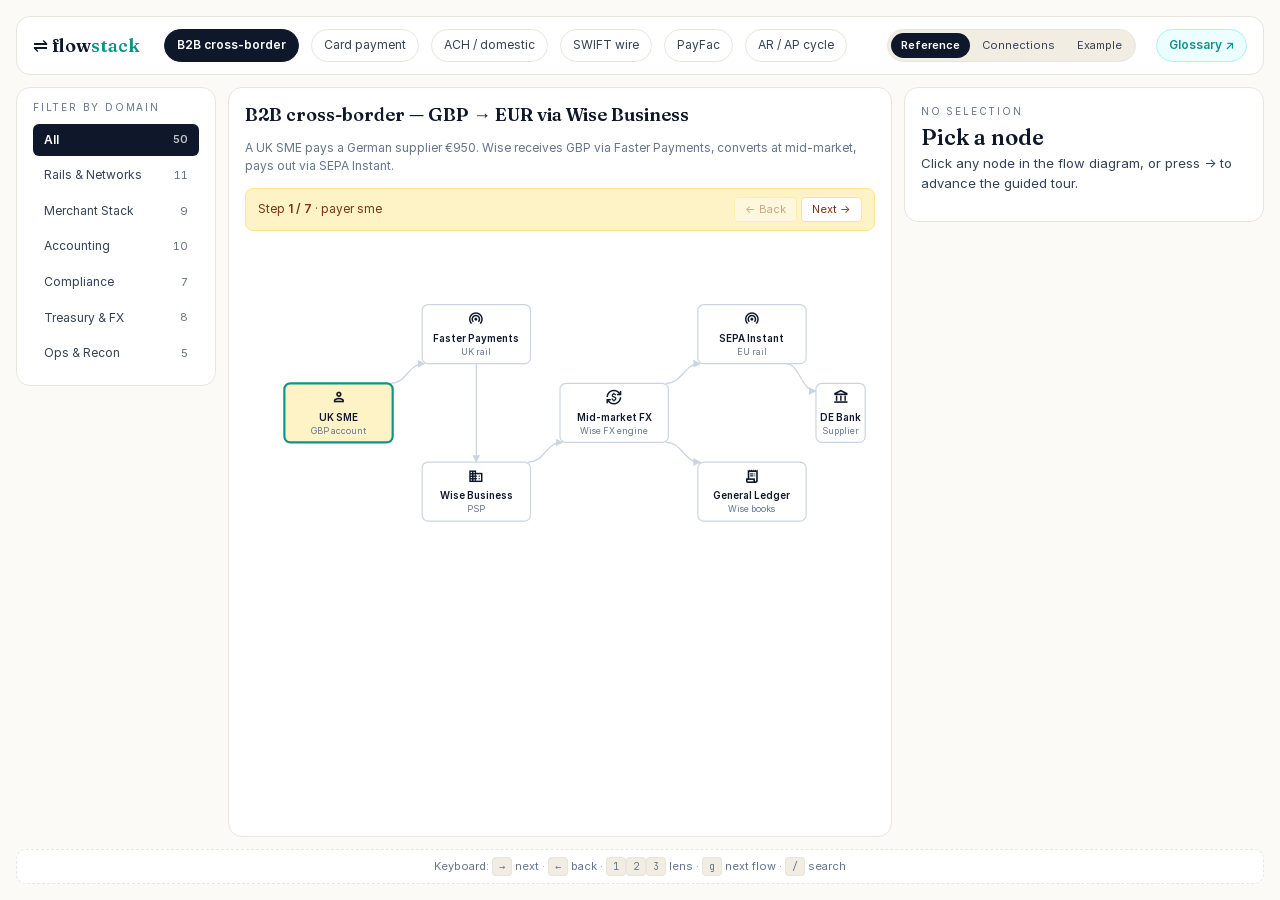
<file: index.html>
<!DOCTYPE html>
<html lang="en">
<head>
  <meta charset="utf-8">
  <meta name="viewport" content="width=device-width, initial-scale=1">
  <title>FinTech Terminologies — how money actually moves</title>
  <meta name="description" content="An interactive, visual guide to 50 fintech and accounting terms across 6 money flows.">
  <link rel="icon" type="image/svg+xml" href="/assets/favicon.svg">
  <link rel="stylesheet" href="https://fonts.googleapis.com/css2?family=Material+Symbols+Outlined:opsz,wght,FILL,GRAD@20..48,100..700,0..1,-50..200" />
  <link rel="stylesheet" href="/css/tokens.css">
  <link rel="stylesheet" href="/css/base.css">
  <link rel="stylesheet" href="/css/app.css">
</head>
<body>
  <div id="app" class="app">
    <header class="topbar" data-topbar></header>
    <aside class="sidebar" data-sidebar></aside>
    <main class="flowpane" data-flowpane></main>
    <section class="detail" data-detail></section>
    <footer class="hintbar" data-hintbar></footer>
  </div>
  <div class="search-overlay" data-search hidden></div>
  <script type="module" src="/js/app.js"></script>
</body>
</html>
</file>
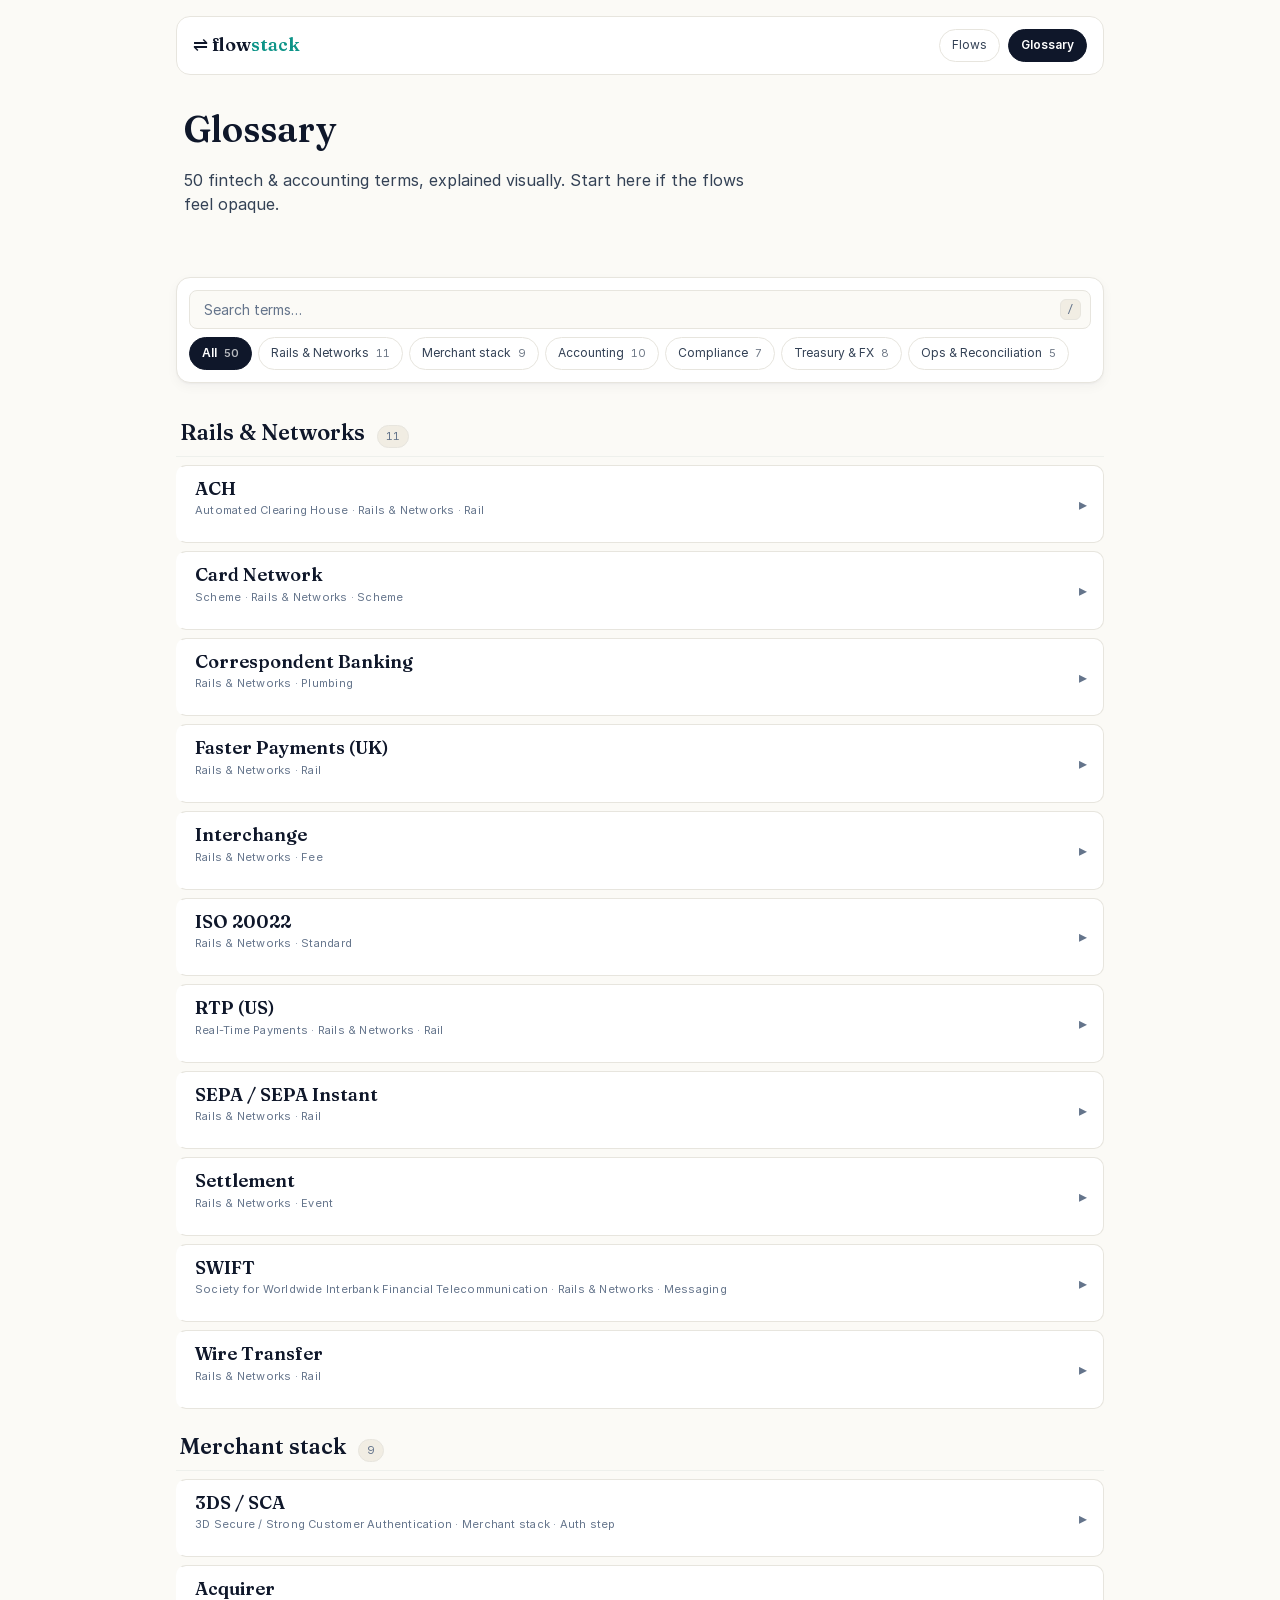
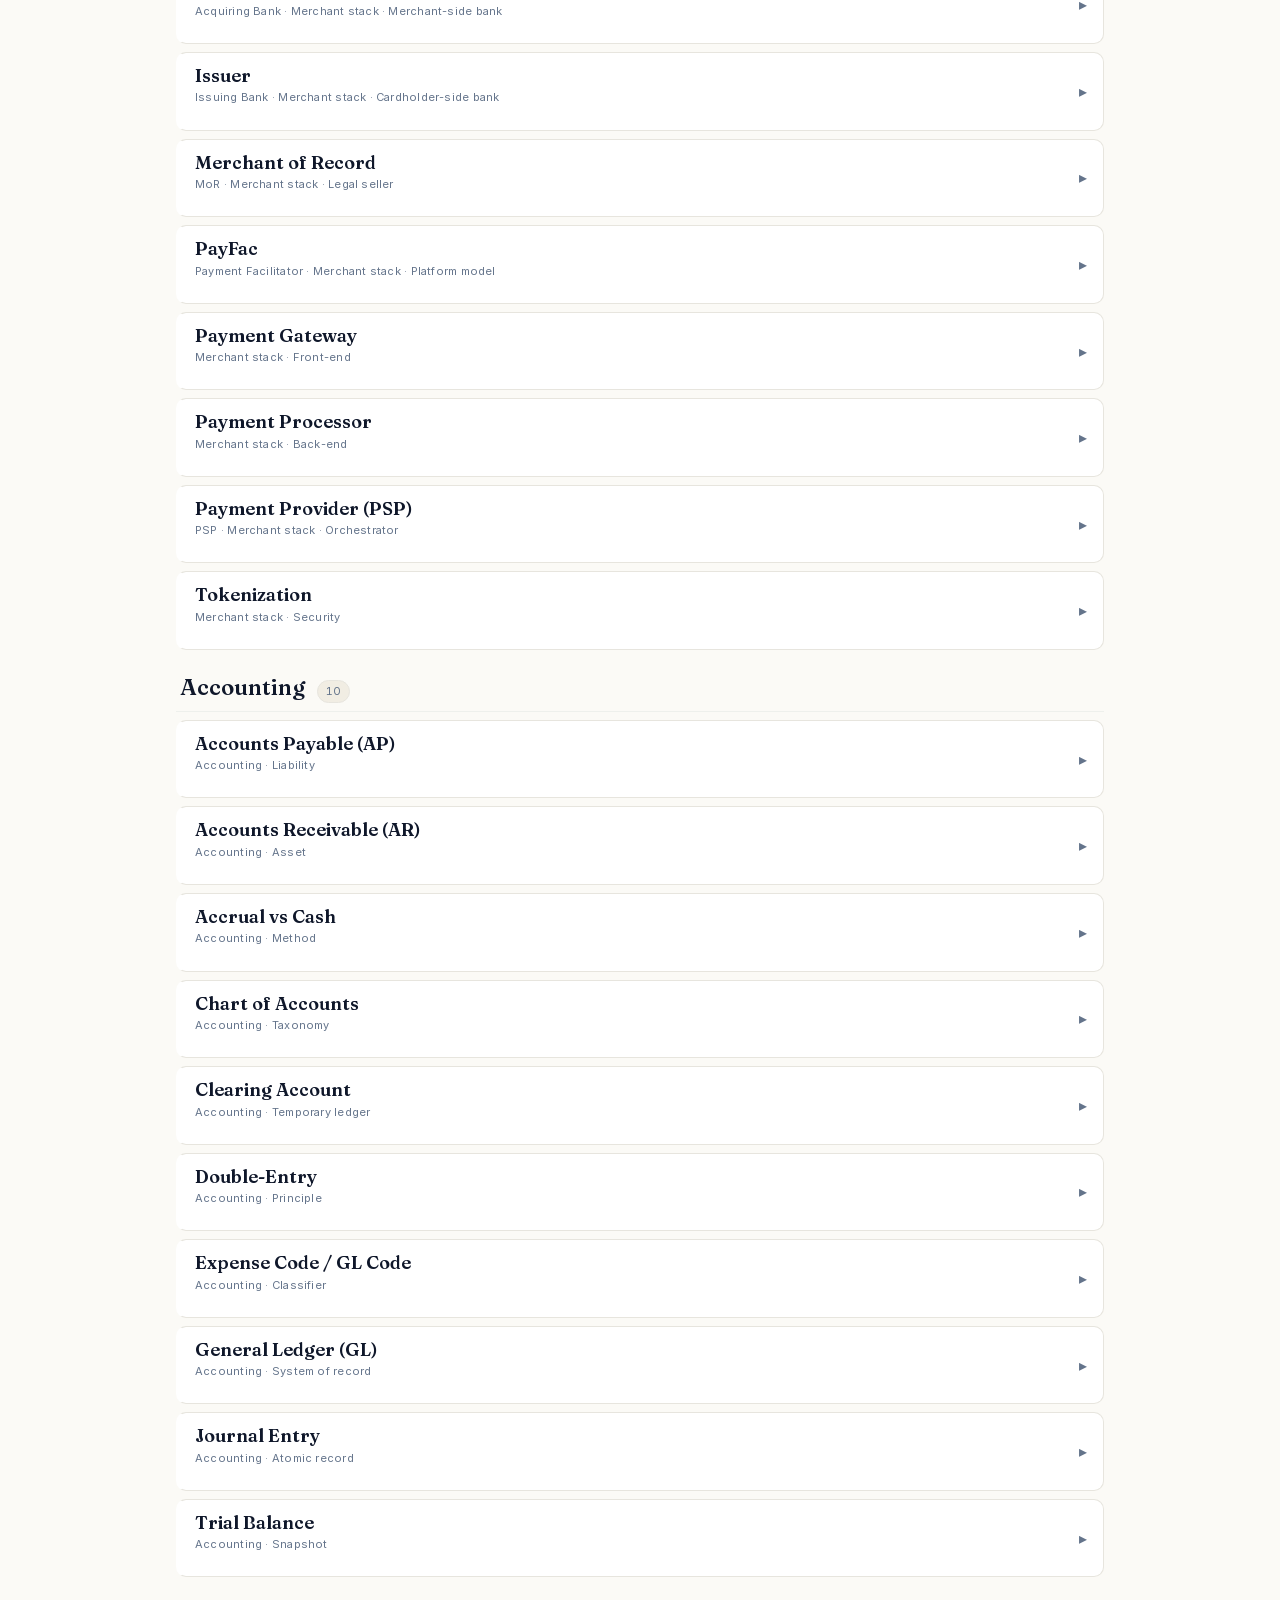
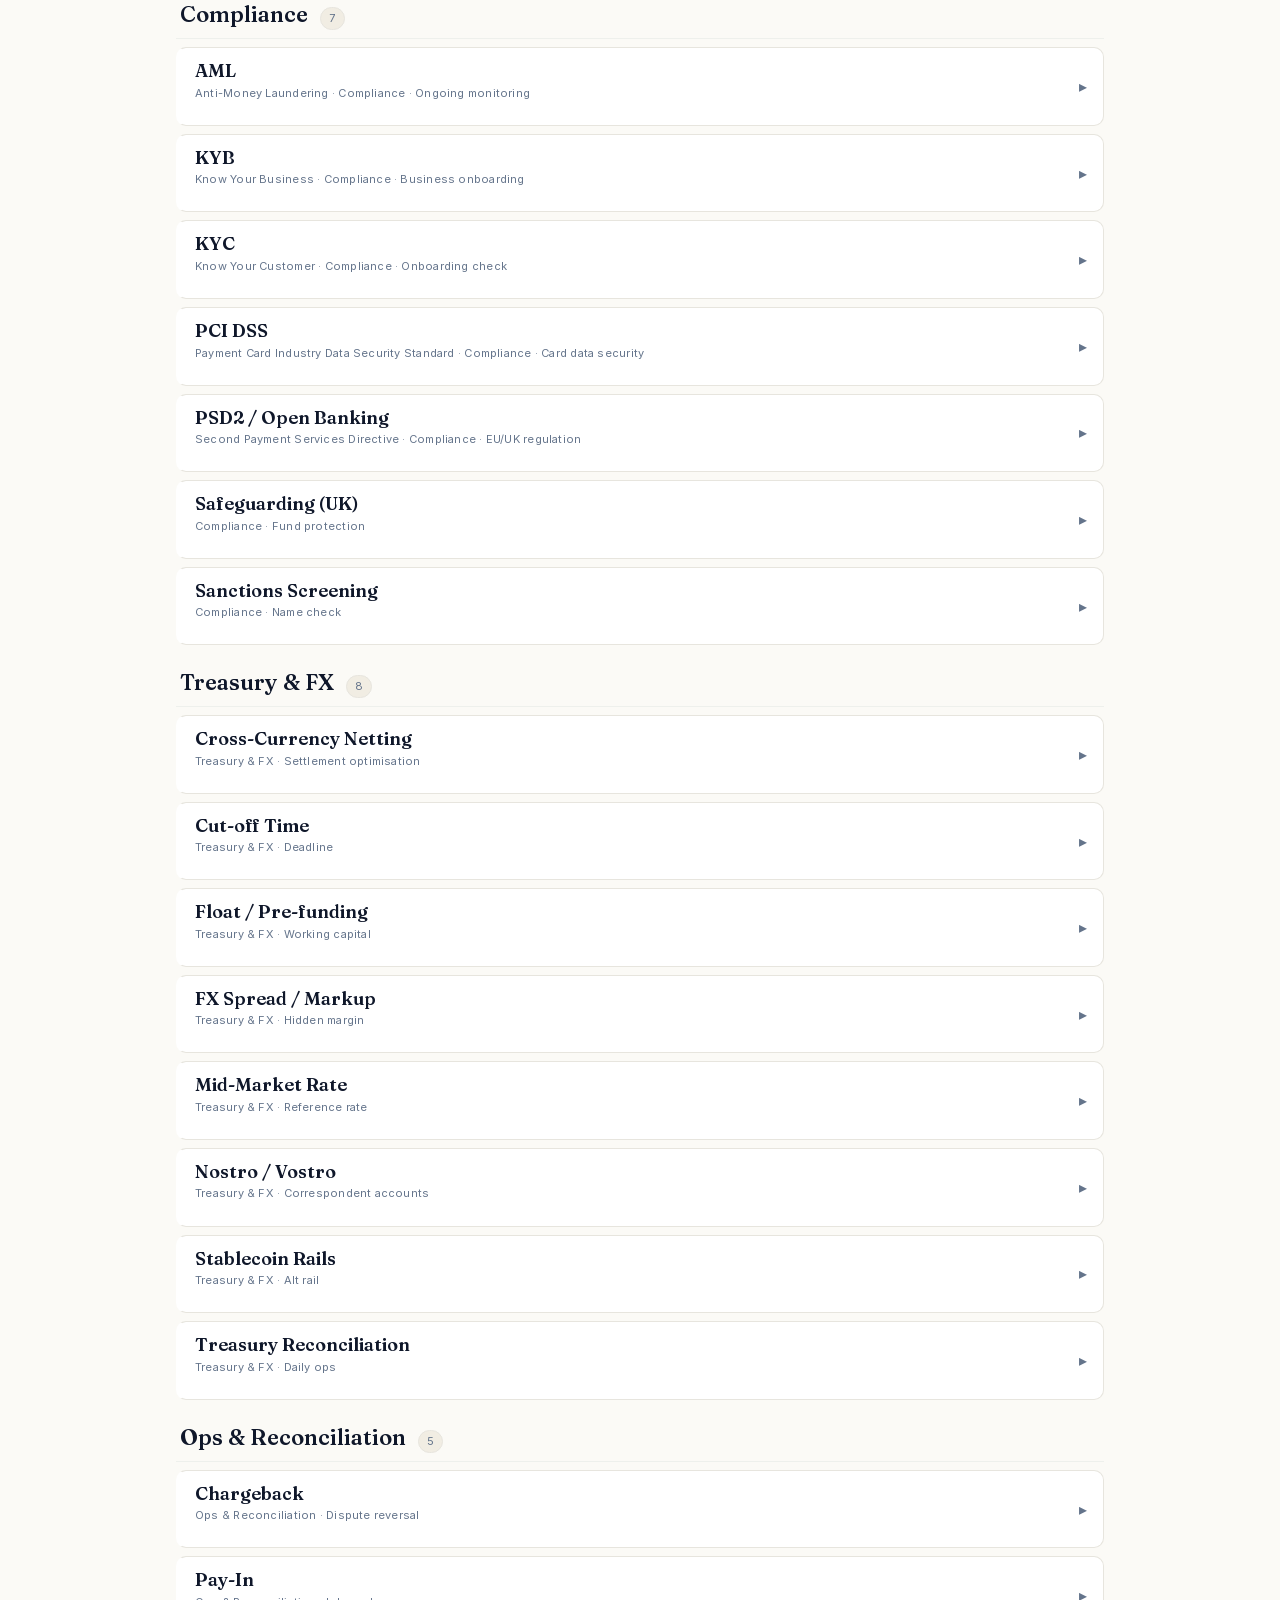
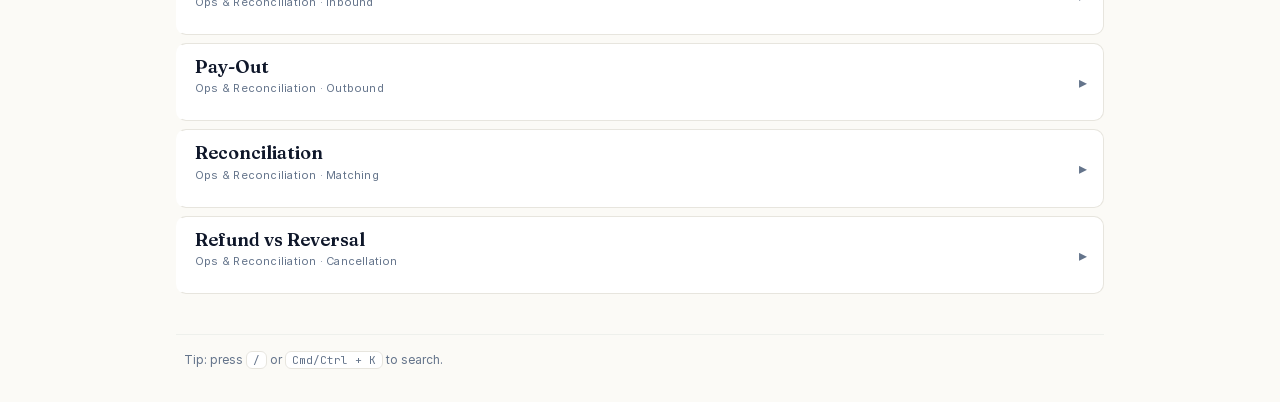
<file: glossary.html>
<!DOCTYPE html>
<html lang="en">
<head>
  <meta charset="utf-8">
  <meta name="viewport" content="width=device-width, initial-scale=1">
  <title>Glossary — FinTech Terminologies</title>
  <meta name="description" content="50 fintech and accounting terms, explained plainly with bespoke animations.">
  <link rel="icon" type="image/svg+xml" href="/assets/favicon.svg">
  <link rel="stylesheet" href="https://fonts.googleapis.com/css2?family=Material+Symbols+Outlined:opsz,wght,FILL,GRAD@20..48,100..700,0..1,-50..200" />
  <link rel="stylesheet" href="/css/tokens.css">
  <link rel="stylesheet" href="/css/base.css">
  <link rel="stylesheet" href="/css/glossary.css">
</head>
<body class="glossary-body">
  <div class="glossary">
    <header class="gl-header" data-header>
      <div class="logo">⇌ flow<em>stack</em></div>
      <nav class="gl-nav">
        <a href="/index.html" class="gl-navlink">Flows</a>
        <a href="/glossary.html" class="gl-navlink" aria-current="page">Glossary</a>
      </nav>
    </header>

    <section class="gl-hero">
      <h1>Glossary</h1>
      <p>50 fintech &amp; accounting terms, explained visually. Start here if the flows feel opaque.</p>
    </section>

    <div class="gl-stickybar" data-stickybar></div>
    <main class="gl-main" data-main></main>
    <footer class="gl-footer">
      <span>Tip: press <kbd>/</kbd> or <kbd>Cmd/Ctrl + K</kbd> to search.</span>
    </footer>
  </div>

  <script type="module" src="/js/glossary/app.js"></script>
</body>
</html>
</file>
<file: css/tokens.css>
:root {
  /* Palette */
  --paper:       #fbfaf6;
  --paper-warm:  #f1ede3;
  --ink:         #0f172a;
  --ink-2:       #334155;
  --ink-3:       #64748b;
  --line:        #e7e5de;
  --line-soft:   #eef0ec;
  --surface:     #ffffff;

  --teal:        #0d9488;
  --teal-tint:   #ecfeff;
  --teal-line:   #a5f3fc;

  --amber:       #d97706;
  --amber-tint:  #fef3c7;
  --amber-line:  #fde68a;

  --green:       #10b981;
  --green-tint:  #ecfdf5;

  --red:         #ef4444;
  --indigo:      #6366f1;
  --violet:      #a855f7;
  --slate:       #64748b;

  /* Type */
  --ff-serif: "Fraunces", "Iowan Old Style", Georgia, serif;
  --ff-sans:  "Inter", ui-sans-serif, system-ui, -apple-system, sans-serif;
  --ff-mono:  "JetBrains Mono", ui-monospace, SFMono-Regular, monospace;

  --fs-10: 10px; --fs-11: 11px; --fs-12: 12px; --fs-13: 13px;
  --fs-14: 14px; --fs-16: 16px; --fs-18: 18px; --fs-22: 22px;
  --fs-28: 28px; --fs-36: 36px;

  --lh-tight: 1.25; --lh-body: 1.55;

  /* Spacing */
  --s-1: 4px; --s-2: 8px; --s-3: 12px; --s-4: 16px; --s-5: 20px;
  --s-6: 24px; --s-8: 32px; --s-10: 40px;

  /* Radii + shadow */
  --r-sm: 6px; --r-md: 8px; --r-lg: 10px; --r-xl: 14px; --r-pill: 999px;
  --shadow-1: 0 1px 2px rgba(15,23,42,.04), 0 4px 12px rgba(15,23,42,.04);
  --shadow-2: 0 4px 20px rgba(15,23,42,.08);

  /* Motion */
  --dur-1: 180ms; --dur-2: 240ms; --ease: cubic-bezier(.2,.7,.3,1);
}

@media (prefers-reduced-motion: reduce) {
  :root { --dur-1: 0ms; --dur-2: 0ms; }
}
</file>
<file: css/base.css>
@font-face { font-family: "Inter"; src: url("/assets/fonts/inter-400.woff2") format("woff2"); font-weight: 400; font-display: swap; }
@font-face { font-family: "Inter"; src: url("/assets/fonts/inter-600.woff2") format("woff2"); font-weight: 600; font-display: swap; }
@font-face { font-family: "Fraunces"; src: url("/assets/fonts/fraunces-600.woff2") format("woff2"); font-weight: 600; font-display: swap; }
@font-face { font-family: "JetBrains Mono"; src: url("/assets/fonts/jetbrainsmono-400.woff2") format("woff2"); font-weight: 400; font-display: swap; }

*, *::before, *::after { box-sizing: border-box; }
html, body { margin: 0; padding: 0; }
html { font-size: 16px; }
body {
  background: var(--paper);
  color: var(--ink);
  font-family: var(--ff-sans);
  line-height: var(--lh-body);
  -webkit-font-smoothing: antialiased;
  -moz-osx-font-smoothing: grayscale;
}
h1, h2, h3, h4 { font-family: var(--ff-serif); font-weight: 600; line-height: var(--lh-tight); margin: 0; }
button { font: inherit; color: inherit; background: none; border: none; cursor: pointer; padding: 0; }
a { color: var(--teal); text-decoration: none; }
a:hover { text-decoration: underline; }
:focus-visible { outline: 2px solid var(--teal); outline-offset: 2px; border-radius: 4px; }
kbd {
  font-family: var(--ff-mono); font-size: var(--fs-10);
  background: var(--paper-warm); padding: 2px 6px; border-radius: 4px; border: 1px solid var(--line);
}
[hidden] { display: none !important; }
</file>
<file: css/app.css>
/* ───── app shell ───── */
.app {
  display: grid;
  grid-template-columns: 200px 1fr 360px;
  grid-template-rows: auto 1fr auto;
  grid-template-areas:
    "top top top"
    "side main detail"
    "hint hint hint";
  gap: var(--s-3);
  max-width: 1440px;
  margin: 0 auto;
  padding: var(--s-4);
  min-height: 100vh;
}
.topbar  { grid-area: top; }
.sidebar { grid-area: side; }
.flowpane { grid-area: main; min-width: 0; }
.detail  { grid-area: detail; }
.hintbar { grid-area: hint; }

/* ───── topbar ───── */
.topbar {
  display: flex; align-items: center; gap: var(--s-3); flex-wrap: wrap;
  padding: var(--s-3) var(--s-4);
  background: var(--surface); border: 1px solid var(--line);
  border-radius: var(--r-xl);
}
.topbar .logo { font-family: var(--ff-serif); font-size: var(--fs-18); color: var(--ink); margin-right: var(--s-3); }
.topbar .logo em { color: var(--teal); font-style: normal; }
.topbar .tab {
  padding: 6px 12px; border-radius: var(--r-pill);
  background: var(--surface); font-size: var(--fs-12); color: var(--ink-2);
  border: 1px solid var(--line);
  transition: background var(--dur-1) var(--ease), color var(--dur-1) var(--ease);
}
.topbar .tab:hover { background: var(--paper-warm); }
.topbar .tab[aria-selected="true"] { background: var(--ink); color: #fff; border-color: var(--ink); font-weight: 600; }
.topbar .lens {
  margin-left: auto;
  display: inline-flex; gap: 2px; padding: 3px;
  background: var(--paper-warm); border: 1px solid var(--line); border-radius: var(--r-pill);
}
.topbar .lens button {
  padding: 4px 10px; font-size: var(--fs-11); color: var(--ink-2); border-radius: var(--r-pill);
}
.topbar .lens button[aria-selected="true"] { background: var(--ink); color: #fff; font-weight: 600; }
.topbar .gl-link {
  margin-left: var(--s-2);
  padding: 6px 12px; border-radius: var(--r-pill);
  background: var(--teal-tint); color: var(--teal);
  font-size: var(--fs-12); font-weight: 600; text-decoration: none;
  border: 1px solid var(--teal-line);
  transition: background var(--dur-1) var(--ease);
}
.topbar .gl-link:hover { background: #cffafe; }

/* ───── sidebar ───── */
.sidebar {
  background: var(--surface); border: 1px solid var(--line); border-radius: var(--r-xl);
  padding: var(--s-3) var(--s-4);
  align-self: start;
}
.sidebar .label { font-size: var(--fs-10); letter-spacing: .18em; text-transform: uppercase; color: var(--ink-3); margin-bottom: var(--s-2); }
.sidebar .chip {
  display: flex; justify-content: space-between; align-items: center;
  width: 100%; padding: 6px 10px; margin-bottom: 3px;
  border-radius: var(--r-sm); font-size: var(--fs-12); color: var(--ink-2);
  background: transparent; border: 1px solid transparent;
  text-align: left;
}
.sidebar .chip:hover { background: var(--paper-warm); }
.sidebar .chip[aria-pressed="true"] { background: var(--ink); color: #fff; font-weight: 600; }
.sidebar .chip .count { font-variant-numeric: tabular-nums; opacity: .75; font-size: var(--fs-11); }

/* ───── flow pane ───── */
.flowpane {
  background: var(--surface); border: 1px solid var(--line); border-radius: var(--r-xl);
  padding: var(--s-4);
  display: flex; flex-direction: column; gap: var(--s-3);
}
.flowpane h2 { font-size: var(--fs-18); }
.flowpane .scenario { font-size: var(--fs-12); color: var(--ink-3); line-height: var(--lh-body); }
.flowpane .stepbar {
  display: flex; align-items: center; gap: var(--s-2);
  padding: 8px 12px; background: var(--amber-tint); border: 1px solid var(--amber-line);
  border-radius: var(--r-md); font-size: var(--fs-12); color: #78350f;
}
.flowpane .stepbar .ctrl { margin-left: auto; display: inline-flex; gap: 4px; }
.flowpane .stepbar .ctrl button {
  padding: 3px 10px; font-size: var(--fs-11); border-radius: 4px;
  background: #fff; border: 1px solid var(--amber-line); color: #78350f;
}
.flowpane .stepbar .ctrl button:disabled { opacity: .4; cursor: not-allowed; }

.flowpane svg { width: 100%; height: 320px; }
.node rect { fill: #fff; stroke: #cbd5e1; stroke-width: 1.2; transition: fill var(--dur-1) var(--ease), stroke var(--dur-1) var(--ease); cursor: pointer; }
.node.done rect { fill: var(--green-tint); stroke: var(--green); }
.node.active rect { fill: var(--amber-tint); stroke: var(--amber); stroke-width: 2.2; }
.node.selected rect { stroke: var(--teal); stroke-width: 2.2; }
.node.dim { opacity: .28; }
.node text { fill: var(--ink); font-size: 10px; text-anchor: middle; font-weight: 600; pointer-events: none; }
.node .tlabel { font-size: 9px; fill: var(--ink-3); font-weight: 400; }
.edge { stroke: #cbd5e1; stroke-width: 1.3; fill: none; transition: stroke var(--dur-1) var(--ease); }
.edge.done { stroke: var(--green); stroke-width: 2; }
.edge.active { stroke: var(--amber); stroke-width: 2.4; stroke-dasharray: 4 3; }

/* ───── detail pane ───── */
.detail {
  background: var(--surface); border: 1px solid var(--line); border-radius: var(--r-xl);
  padding: var(--s-4);
  align-self: start;
}
.detail .label { font-size: var(--fs-10); letter-spacing: .18em; text-transform: uppercase; color: var(--ink-3); }
.detail h3 { font-size: var(--fs-22); margin: 4px 0 2px; }
.detail .sub { font-size: var(--fs-11); color: var(--ink-3); margin-bottom: var(--s-3); }
.detail .tabs { display: inline-flex; gap: 2px; padding: 3px; background: var(--paper-warm); border: 1px solid var(--line); border-radius: var(--r-pill); margin-bottom: var(--s-3); }
.detail .tabs button { padding: 4px 10px; font-size: var(--fs-11); border-radius: var(--r-pill); color: var(--ink-2); }
.detail .tabs button[aria-selected="true"] { background: var(--ink); color: #fff; font-weight: 600; }
.detail p { font-size: var(--fs-13); line-height: var(--lh-body); color: var(--ink-2); margin: 0 0 var(--s-3); }
.detail .rel { background: var(--teal-tint); border: 1px solid var(--teal-line); padding: 8px 10px; border-radius: var(--r-md); font-size: var(--fs-11); color: #0e7490; margin-bottom: 6px; }
.detail .rel b { color: var(--teal); display: block; font-size: var(--fs-10); letter-spacing: .1em; text-transform: uppercase; margin-bottom: 2px; }
.detail .rel a { display: inline-block; margin: 2px 4px 0 0; padding: 2px 8px; background: #fff; border: 1px solid var(--teal-line); border-radius: var(--r-pill); font-size: var(--fs-11); color: var(--teal); }
.detail .narr { background: var(--amber-tint); border: 1px solid var(--amber-line); padding: 8px 10px; border-radius: var(--r-md); font-size: var(--fs-11); color: #78350f; margin-top: var(--s-3); }
.detail .narr b { display: block; font-size: 9px; letter-spacing: .15em; text-transform: uppercase; margin-bottom: 2px; }

/* ───── hintbar ───── */
.hintbar {
  padding: 8px var(--s-4); background: var(--surface); border: 1px dashed var(--line);
  border-radius: var(--r-lg); font-size: var(--fs-11); color: var(--ink-3); text-align: center;
}

/* ───── search overlay ───── */
.search-overlay {
  position: fixed; inset: 0; background: rgba(15,23,42,.4);
  display: flex; align-items: flex-start; justify-content: center; padding-top: 10vh; z-index: 100;
}
.search-overlay .box { width: min(560px, 92vw); background: #fff; border-radius: var(--r-xl); padding: var(--s-4); box-shadow: var(--shadow-2); }
.search-overlay input { width: 100%; font-size: var(--fs-16); padding: 10px 12px; border: 1px solid var(--line); border-radius: var(--r-md); }
.search-overlay ul { list-style: none; padding: 0; margin: var(--s-3) 0 0; max-height: 50vh; overflow: auto; }
.search-overlay li { padding: 8px 10px; border-radius: var(--r-sm); cursor: pointer; font-size: var(--fs-13); }
.search-overlay li[aria-selected="true"] { background: var(--paper-warm); }
.search-overlay li .dom { color: var(--ink-3); font-size: var(--fs-11); margin-left: var(--s-2); }

/* ───── responsive ───── */
@media (max-width: 1023px) {
  .app {
    grid-template-columns: 1fr;
    grid-template-areas: "top" "side" "main" "detail" "hint";
  }
  .sidebar { max-height: none; }
  .sidebar .chip { display: inline-flex; width: auto; margin: 0 4px 4px 0; }
  .sidebar .label { display: block; }
  .detail { order: 4; }
}
@media (max-width: 640px) {
  .flowpane svg { height: 420px; }
}

/* Task 14: focus rings for SVG nodes */
.node:focus-visible { outline: 2px solid var(--teal); outline-offset: 2px; }
.node[tabindex] { cursor: pointer; }

/* Task 15: responsive polish */
@media (max-width: 640px) {
  .topbar { gap: 6px; padding: 8px; }
  .topbar .logo { font-size: var(--fs-16); }
  .topbar .tab { padding: 4px 8px; font-size: var(--fs-11); }
  .topbar .lens { margin-left: 0; width: 100%; order: 10; justify-content: center; }
  .hintbar { display: none; }
}
@media (max-width: 1023px) {
  .sidebar .label { margin-bottom: var(--s-1); font-size: var(--fs-10); }
  .sidebar { padding: 10px 12px; }
}

/* Task 16: reduced motion — disable dashed edge animation */
@media (prefers-reduced-motion: reduce) {
  .edge.active { stroke-dasharray: none; }
}
</file>
<file: css/glossary.css>
/* ───── glossary page shell ───── */
.glossary-body { background: var(--paper); color: var(--ink); }
.glossary {
  max-width: 960px;
  margin: 0 auto;
  padding: var(--s-4);
  display: flex; flex-direction: column; gap: var(--s-4);
  min-height: 100vh;
  --gl-header-offset: 72px;
}

.gl-header {
  display: flex; align-items: center; gap: var(--s-4);
  padding: var(--s-3) var(--s-4);
  background: var(--surface); border: 1px solid var(--line);
  border-radius: var(--r-xl);
  position: sticky; top: var(--s-3); z-index: 5;
}
.gl-header .logo { font-family: var(--ff-serif); font-size: var(--fs-18); }
.gl-header .logo em { color: var(--teal); font-style: normal; }
.gl-nav { margin-left: auto; display: flex; gap: var(--s-2); }
.gl-navlink {
  padding: 6px 12px; border-radius: var(--r-pill);
  font-size: var(--fs-12); color: var(--ink-2);
  border: 1px solid var(--line); background: var(--surface);
  text-decoration: none;
  transition: background var(--dur-1) var(--ease);
}
.gl-navlink:hover { background: var(--paper-warm); }
.gl-navlink[aria-current="page"] { background: var(--ink); color: #fff; border-color: var(--ink); font-weight: 600; }

.gl-hero { padding: var(--s-4) var(--s-2); }
.gl-hero h1 { font-family: var(--ff-serif); font-size: var(--fs-36); line-height: var(--lh-tight); margin-bottom: var(--s-2); }
.gl-hero p { font-size: var(--fs-16); color: var(--ink-2); line-height: var(--lh-body); max-width: 56ch; }

.gl-stickybar {
  position: sticky; top: var(--gl-header-offset); z-index: 4;
  background: var(--paper);
  padding: var(--s-3) 0;
}

.gl-main { display: flex; flex-direction: column; gap: var(--s-6); padding-top: var(--s-2); }

.gl-footer {
  padding: var(--s-4) var(--s-2); color: var(--ink-3); font-size: var(--fs-12);
  border-top: 1px solid var(--line-soft); margin-top: var(--s-6);
}
.gl-footer kbd {
  padding: 1px 6px; border: 1px solid var(--line); border-radius: var(--r-sm);
  background: var(--surface); font-family: var(--ff-mono); font-size: var(--fs-11);
}

@media (max-width: 600px) {
  .glossary { padding: var(--s-3); }
  .gl-header { padding: var(--s-2) var(--s-3); }
  .gl-hero h1 { font-size: var(--fs-28); }
}

/* ───── group ───── */
.gl-group { display: flex; flex-direction: column; gap: var(--s-2); }
.gl-group-header {
  display: flex; align-items: baseline; gap: var(--s-3);
  padding: 0 var(--s-1) var(--s-2);
  border-bottom: 1px solid var(--line-soft);
}
.gl-group-header h2 {
  font-family: var(--ff-serif); font-size: var(--fs-22); color: var(--ink);
}
.gl-group-count {
  font-size: var(--fs-11); color: var(--ink-3);
  background: var(--paper-warm); border: 1px solid var(--line);
  padding: 2px 8px; border-radius: var(--r-pill);
  font-variant-numeric: tabular-nums;
}
.gl-group-cards { display: flex; flex-direction: column; gap: var(--s-2); }

/* ───── card (closed) ───── */
.gl-card {
  background: var(--surface);
  border: 1px solid var(--line);
  border-left: 3px solid transparent;
  border-radius: var(--r-lg);
  overflow: hidden;
  transition: border-left-color var(--dur-1) var(--ease), box-shadow var(--dur-1) var(--ease);
}
.gl-card:hover { border-left-color: var(--teal); }
.gl-card[open] { box-shadow: var(--shadow-1); border-left-color: var(--teal); }

.gl-card-summary {
  list-style: none;
  cursor: pointer;
  padding: var(--s-3) var(--s-4);
  display: flex; align-items: center; gap: var(--s-3);
  user-select: none;
}
.gl-card-summary::-webkit-details-marker { display: none; }
.gl-card-summary:focus-visible {
  outline: 2px solid var(--teal);
  outline-offset: -2px;
  border-radius: var(--r-lg);
}
.gl-card-title { flex: 1; min-width: 0; }
.gl-card-title h3 {
  font-family: var(--ff-serif); font-size: var(--fs-18);
  color: var(--ink); line-height: var(--lh-tight);
}
.gl-card-sub {
  font-size: var(--fs-11); color: var(--ink-3);
  letter-spacing: .02em; margin-top: 2px;
}
.gl-card-chev {
  color: var(--ink-3); font-size: var(--fs-16);
  transition: transform var(--dur-1) var(--ease);
  display: inline-block;
}
.gl-card[open] .gl-card-chev { transform: rotate(90deg); color: var(--teal); }

/* ───── card body (placeholder for now) ───── */
.gl-card-body {
  padding: 0 var(--s-4) var(--s-4);
  color: var(--ink-2);
  font-size: var(--fs-14);
  line-height: var(--lh-body);
}

/* ───── card body layout ───── */
.gl-body-grid {
  display: grid;
  grid-template-columns: 320px 1fr;
  gap: var(--s-4);
  padding-top: var(--s-3);
  border-top: 1px solid var(--line-soft);
}
.gl-anim {
  aspect-ratio: 320 / 200;
  background: var(--paper-warm); border: 1px solid var(--line);
  border-radius: var(--r-md);
  display: flex; align-items: center; justify-content: center;
  overflow: hidden; position: relative;
}
.gl-anim-placeholder { font-size: var(--fs-11); color: var(--ink-3); letter-spacing: .12em; text-transform: uppercase; }

.gl-body-text { display: flex; flex-direction: column; gap: var(--s-3); min-width: 0; }
.gl-block h4 {
  font-size: var(--fs-10); text-transform: uppercase; letter-spacing: .14em;
  color: var(--ink-3); font-weight: 700; margin-bottom: 4px;
}
.gl-block p { font-size: var(--fs-14); color: var(--ink-2); line-height: var(--lh-body); }

.gl-chips { display: flex; flex-wrap: wrap; gap: 6px; }
.gl-chip {
  padding: 3px 10px; border-radius: var(--r-pill);
  background: var(--paper-warm); color: var(--ink-2);
  font-size: var(--fs-11); border: 1px solid var(--line);
  text-decoration: none;
  transition: background var(--dur-1) var(--ease), color var(--dur-1) var(--ease);
}
.gl-chip:hover { background: var(--ink); color: #fff; border-color: var(--ink); }

.gl-see-live {
  display: inline-block;
  padding: 8px 14px; border-radius: var(--r-md);
  background: var(--teal-tint); color: var(--teal);
  font-size: var(--fs-12); font-weight: 600;
  border: 1px solid var(--teal-line);
  text-decoration: none;
  transition: background var(--dur-1) var(--ease);
}
.gl-see-live:hover { background: #cffafe; }

@media (max-width: 720px) {
  .gl-body-grid { grid-template-columns: 1fr; }
  .gl-anim { aspect-ratio: 16 / 10; }
}

.gl-card.gl-pulse {
  animation: gl-pulse-anim 1400ms var(--ease);
}
@keyframes gl-pulse-anim {
  0%   { box-shadow: 0 0 0 0 rgba(13,148,136,.45); border-left-color: var(--teal); }
  60%  { box-shadow: 0 0 0 8px rgba(13,148,136,0); border-left-color: var(--teal); }
  100% { box-shadow: 0 0 0 0 rgba(13,148,136,0); }
}
@media (prefers-reduced-motion: reduce) {
  .gl-card.gl-pulse { animation: none; }
}

/* ───── sticky filter bar ───── */
.gl-sticky-inner {
  background: var(--surface); border: 1px solid var(--line);
  border-radius: var(--r-xl);
  padding: var(--s-3); display: flex; flex-direction: column; gap: var(--s-2);
  box-shadow: var(--shadow-1);
}
.gl-searchwrap {
  position: relative;
  display: flex; align-items: center;
}
.gl-search {
  flex: 1;
  padding: 10px 40px 10px 14px;
  border-radius: var(--r-md);
  border: 1px solid var(--line);
  background: var(--paper);
  font-family: var(--ff-sans); font-size: var(--fs-14); color: var(--ink);
  transition: border-color var(--dur-1) var(--ease), background var(--dur-1) var(--ease);
}
.gl-search::placeholder { color: var(--ink-3); }
.gl-search:focus {
  outline: none; border-color: var(--teal); background: var(--surface);
  box-shadow: 0 0 0 3px rgba(13,148,136,.15);
}
.gl-searchkbd {
  position: absolute; right: 10px;
  padding: 1px 6px; border: 1px solid var(--line); border-radius: var(--r-sm);
  background: var(--paper-warm); font-family: var(--ff-mono); font-size: var(--fs-11); color: var(--ink-3);
  pointer-events: none;
}

.gl-chiprow {
  display: flex; gap: 6px; flex-wrap: wrap; align-items: center;
}
.gl-dchip {
  padding: 6px 12px; border-radius: var(--r-pill);
  background: var(--surface); color: var(--ink-2);
  font-size: var(--fs-12);
  border: 1px solid var(--line);
  cursor: pointer;
  transition: background var(--dur-1) var(--ease), color var(--dur-1) var(--ease);
}
.gl-dchip:hover { background: var(--paper-warm); }
.gl-dchip[aria-pressed="true"] { background: var(--ink); color: #fff; border-color: var(--ink); font-weight: 600; }
.gl-dcount { opacity: .7; font-variant-numeric: tabular-nums; margin-left: 4px; font-size: var(--fs-11); }

.gl-empty {
  margin-top: var(--s-3);
  padding: var(--s-4);
  background: var(--paper-warm); border: 1px dashed var(--line);
  border-radius: var(--r-md);
  font-size: var(--fs-13); color: var(--ink-2); text-align: center;
}
.gl-empty-reset {
  margin-left: 8px;
  color: var(--teal); font-weight: 600; background: transparent; border: 0;
  cursor: pointer; text-decoration: underline;
}

@media (max-width: 600px) {
  .gl-chiprow { overflow-x: auto; flex-wrap: nowrap; padding-bottom: 4px; }
  .gl-dchip { flex: 0 0 auto; }
}

.gl-anim { background: var(--paper); }
.gl-svg { width: 100%; height: 100%; display: block; }

@media (prefers-reduced-motion: reduce) {
  .gl-svg animate,
  .gl-svg animateMotion,
  .gl-svg animateTransform { display: none !important; }
  .gl-svg .gl-fee rect { y: attr(y); }
}

.gl-anim-placeholder,
.gl-anim-fallback {
  font-size: 28px;
  color: var(--ink-3);
  opacity: 0.5;
}
.gl-anim-fallback { font-size: 36px; }
.gl-card.gl-offscreen .gl-svg * { animation-play-state: paused !important; }

.gl-card-summary:focus-visible,
.gl-chip:focus-visible,
.gl-see-live:focus-visible,
.gl-dchip:focus-visible,
.gl-navlink:focus-visible {
  outline: 2px solid var(--teal);
  outline-offset: 2px;
}
</file>
